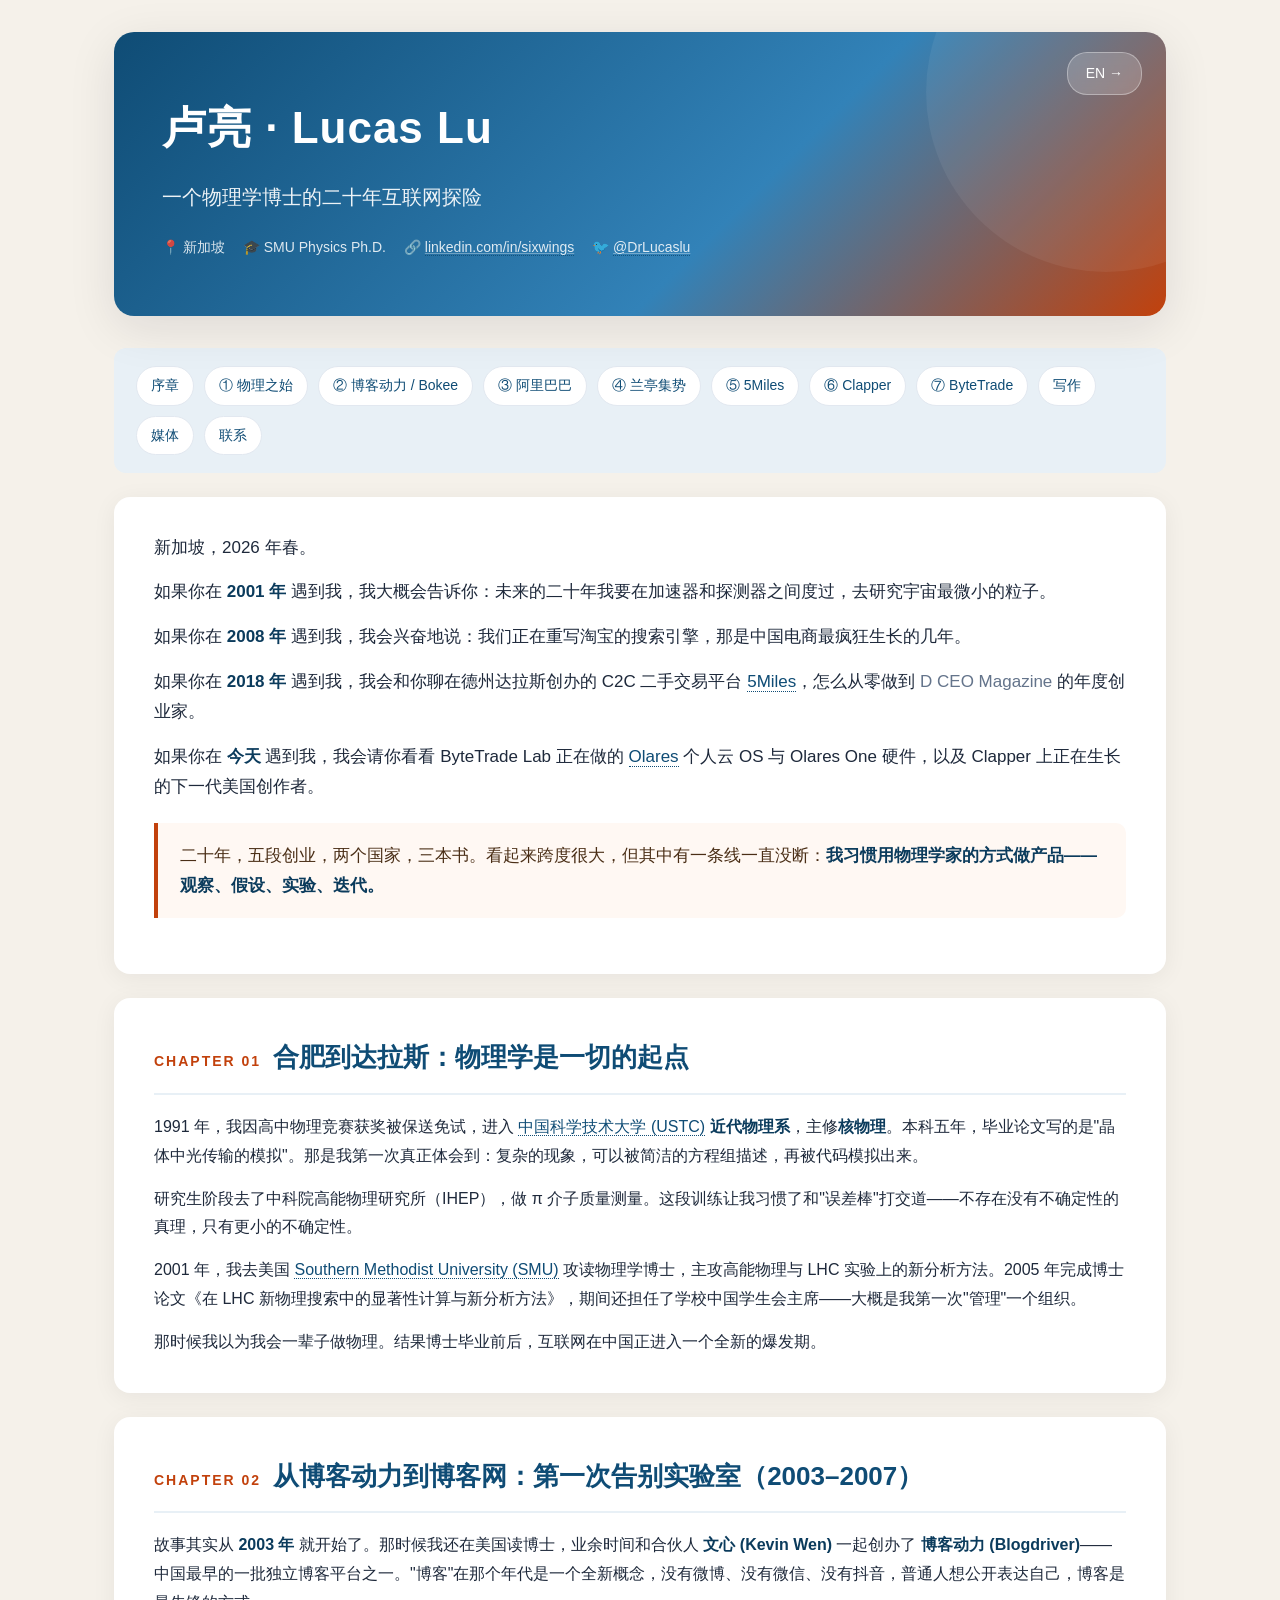
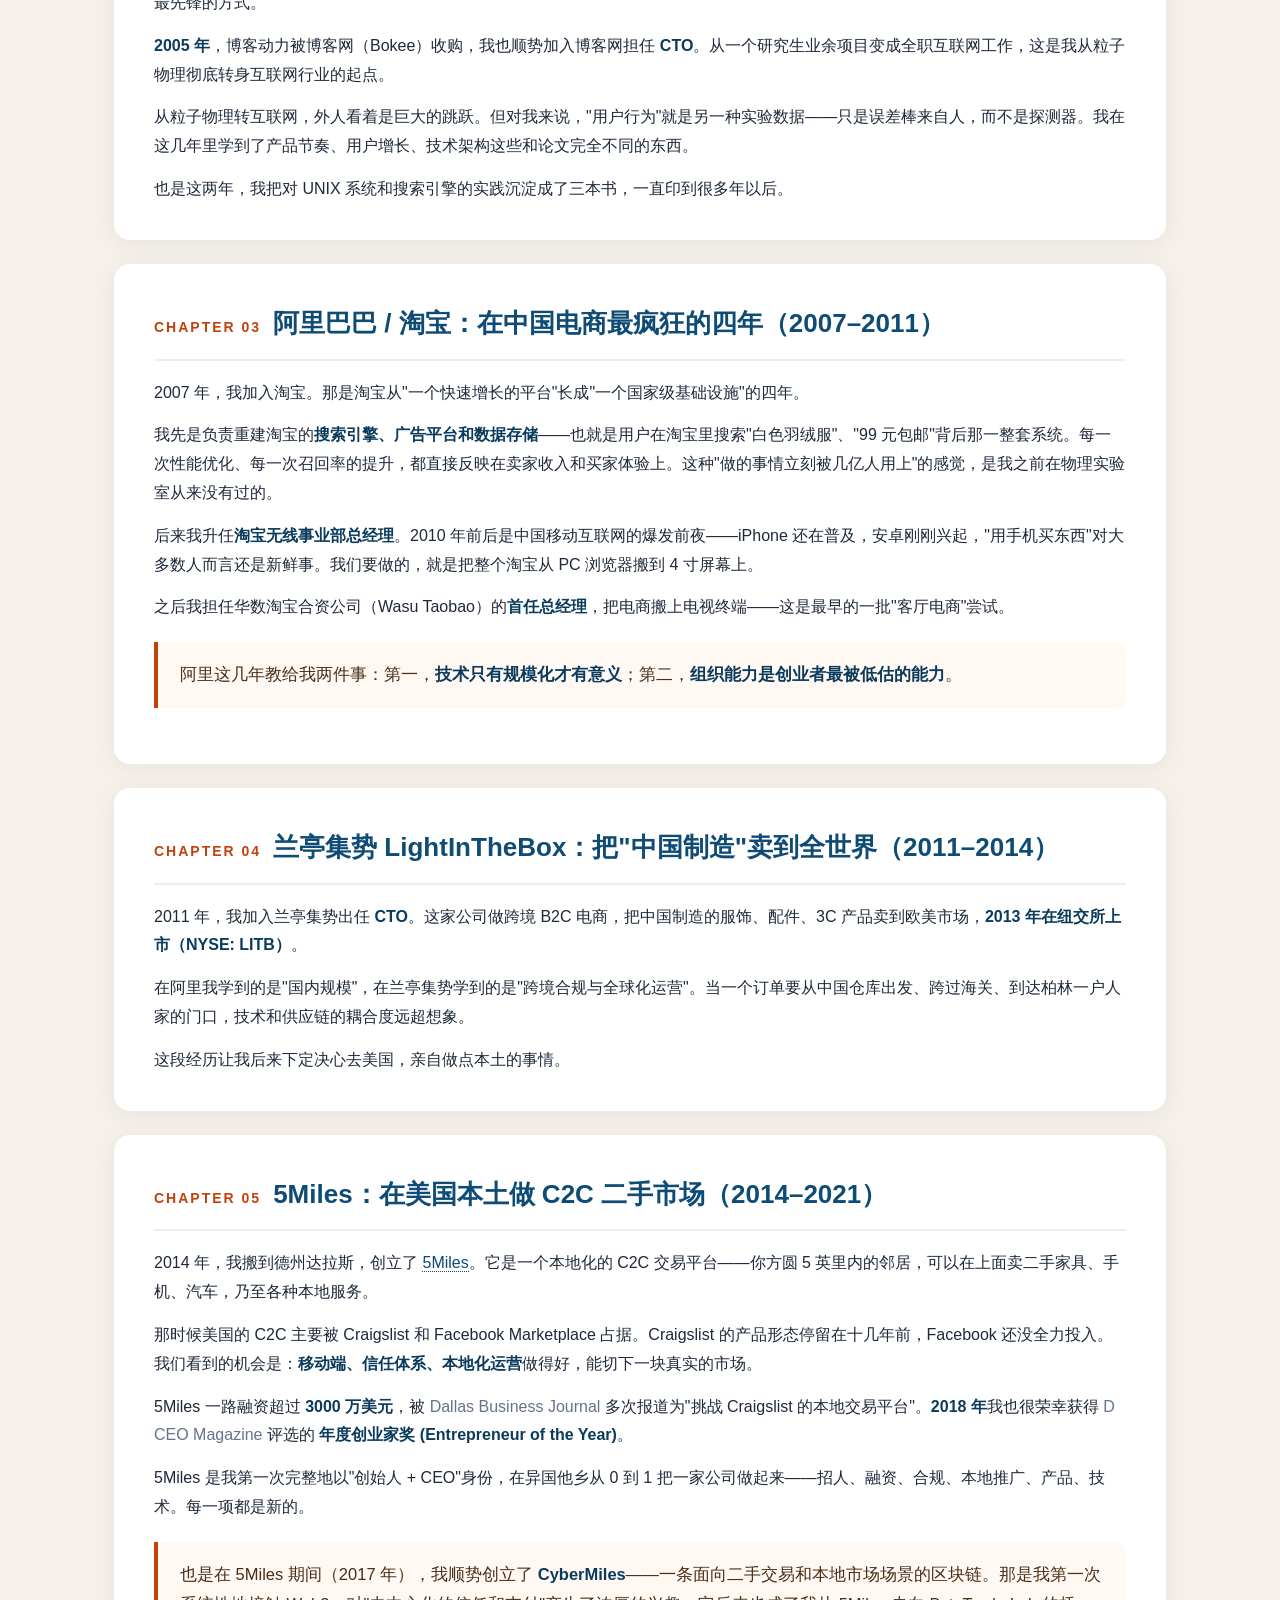
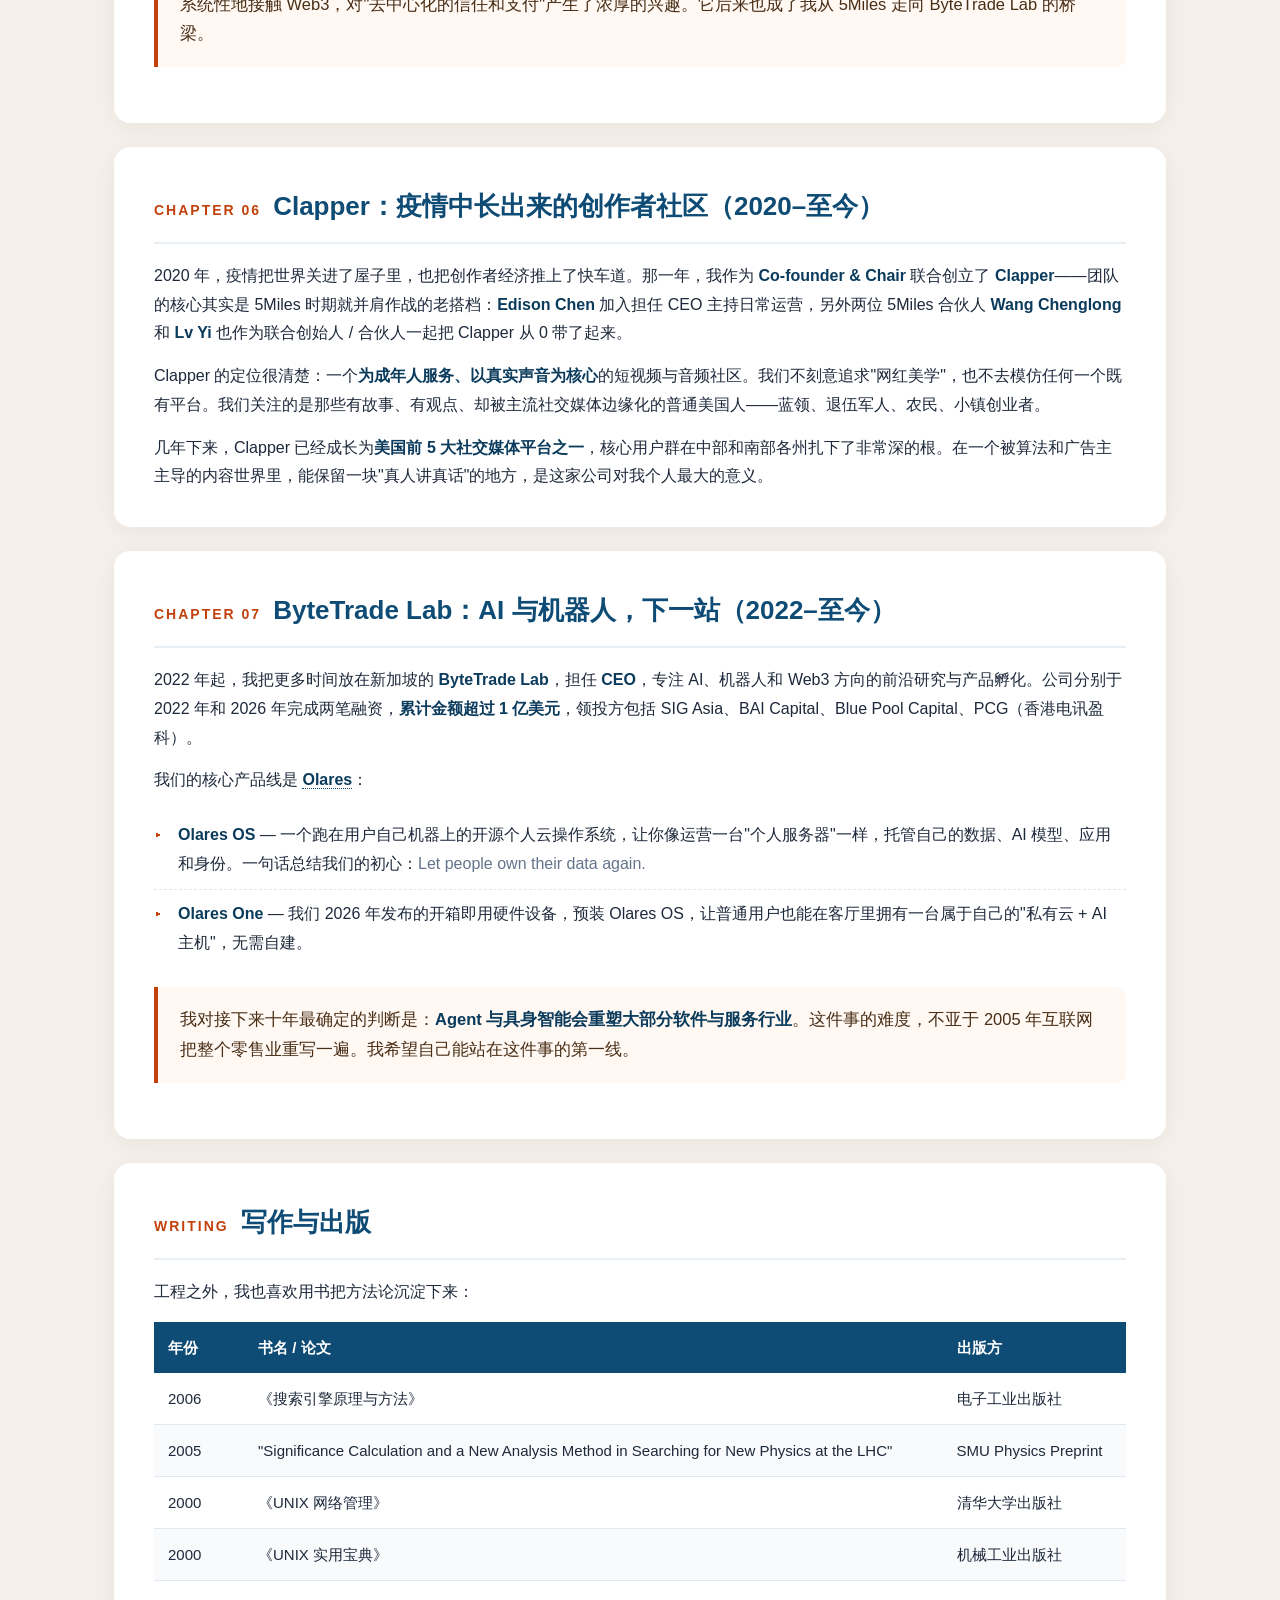
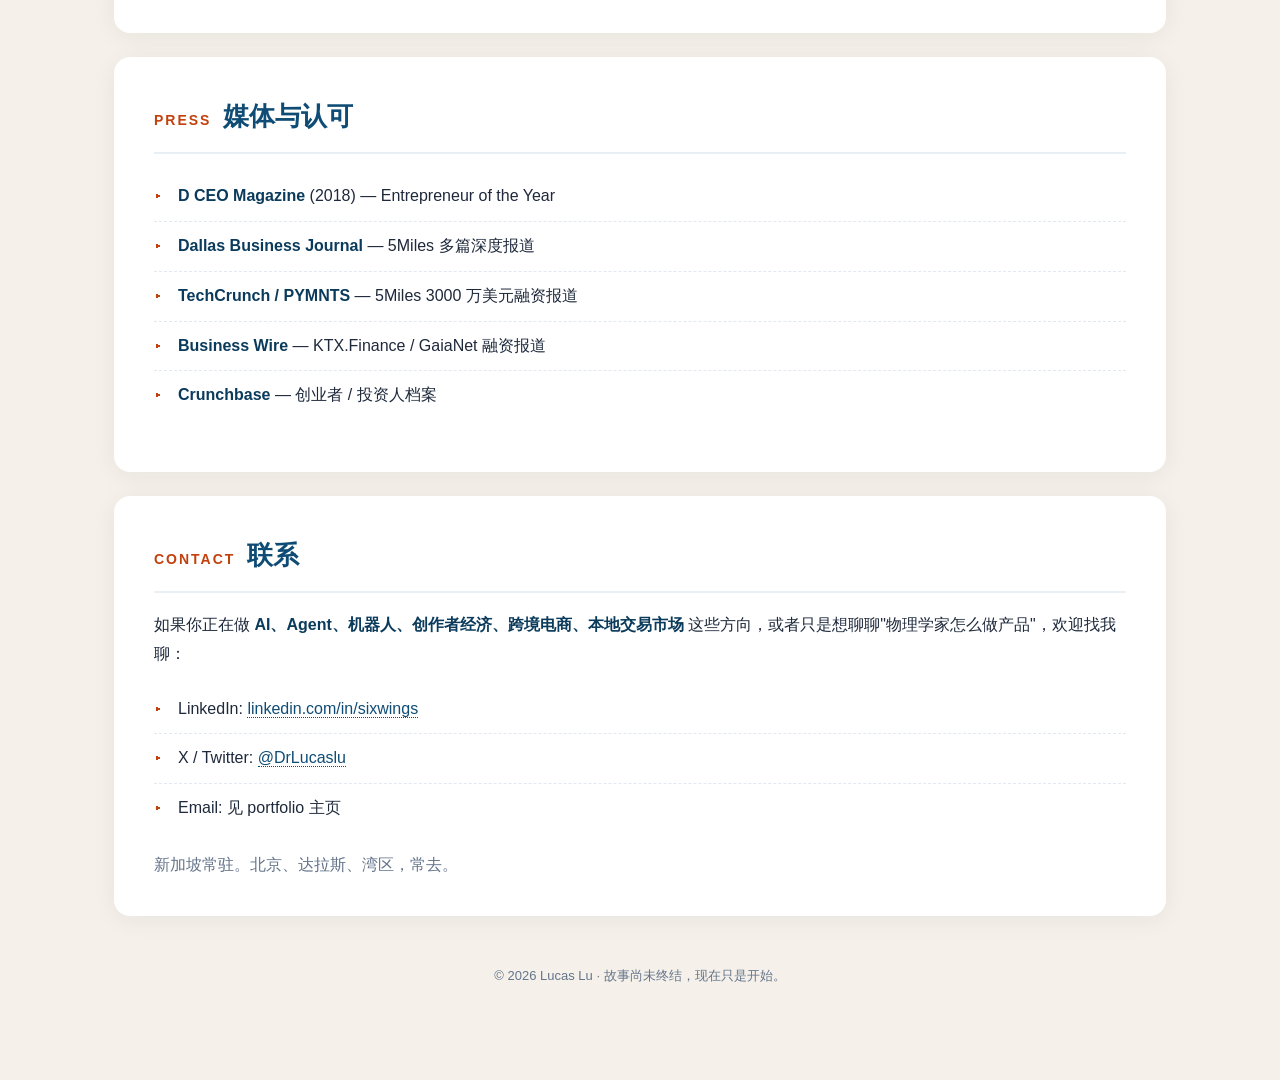
<file: index.html>
<!DOCTYPE html>
<html lang="zh-CN">
<head>
<meta charset="UTF-8">
<meta name="viewport" content="width=device-width, initial-scale=1.0">
<title>卢亮 Lucas Lu — 一个物理学博士的二十年互联网探险</title>
<style>
  :root {
    --bg: #f5f1ea;
    --card: #ffffff;
    --text: #1e293b;
    --muted: #64748b;
    --accent: #0f4c75;
    --accent-soft: #e8f0f6;
    --accent-2: #c2410c;
    --border: #e2e8f0;
    --shadow: 0 4px 24px rgba(15,23,42,0.06);
    --shadow-strong: 0 12px 48px rgba(15,23,42,0.10);
  }
  * { box-sizing: border-box; }
  html { scroll-behavior: smooth; }
  body {
    margin: 0;
    font-family: -apple-system, BlinkMacSystemFont, "Segoe UI", "PingFang SC", "Microsoft YaHei", "Noto Sans SC", sans-serif;
    background: var(--bg);
    color: var(--text);
    line-height: 1.8;
    font-size: 16px;
  }
  .container { max-width: 1100px; margin: 0 auto; padding: 32px 24px 80px; }

  /* Hero */
  .hero {
    background: linear-gradient(135deg, #0f4c75 0%, #3282b8 60%, #c2410c 100%);
    color: #fff;
    border-radius: 20px;
    padding: 56px 48px;
    box-shadow: var(--shadow-strong);
    margin-bottom: 32px;
    position: relative;
    overflow: hidden;
  }
  .hero::after {
    content: "";
    position: absolute;
    right: -120px;
    top: -120px;
    width: 360px;
    height: 360px;
    border-radius: 50%;
    background: rgba(255,255,255,0.06);
    pointer-events: none;
    z-index: 1;
  }
  .hero > * { position: relative; z-index: 2; }
  .hero h1 {
    font-size: 44px;
    margin: 0 0 12px;
    letter-spacing: 1px;
    font-weight: 700;
  }
  .hero .subtitle {
    font-size: 20px;
    opacity: 0.92;
    margin: 0 0 20px;
    font-weight: 300;
  }
  .hero .meta {
    font-size: 14px;
    opacity: 0.85;
    display: flex;
    flex-wrap: wrap;
    gap: 18px;
  }
  .hero .meta a {
    color: #fff;
    text-decoration: underline;
    text-decoration-color: rgba(255,255,255,0.4);
  }
  .lang-switch {
    position: absolute;
    top: 20px;
    right: 24px;
    font-size: 14px;
    z-index: 10;
  }
  .lang-switch a {
    color: #fff;
    text-decoration: none;
    background: rgba(255,255,255,0.18);
    padding: 8px 18px;
    border-radius: 20px;
    border: 1px solid rgba(255,255,255,0.35);
    backdrop-filter: blur(6px);
    cursor: pointer;
    display: inline-block;
    font-weight: 500;
    transition: all 0.2s ease;
  }
  .lang-switch a:hover {
    background: #fff;
    color: var(--accent);
    border-color: #fff;
    transform: translateY(-1px);
    box-shadow: 0 4px 12px rgba(0,0,0,0.18);
  }

  /* Cards */
  .card {
    background: var(--card);
    border-radius: 16px;
    padding: 36px 40px;
    box-shadow: var(--shadow);
    margin-bottom: 24px;
  }
  .card.intro p { font-size: 17px; }
  .card h2 {
    font-size: 26px;
    margin: 0 0 18px;
    color: var(--accent);
    border-bottom: 2px solid var(--accent-soft);
    padding-bottom: 12px;
    display: flex;
    align-items: baseline;
    gap: 12px;
  }
  .chapter-num {
    font-size: 14px;
    color: var(--accent-2);
    font-weight: 600;
    letter-spacing: 2px;
  }
  .card p { margin: 0 0 14px; }
  .card p:last-child { margin-bottom: 0; }

  a { color: var(--accent); text-decoration: none; border-bottom: 1px dotted var(--accent); }
  a:hover { color: var(--accent-2); border-bottom-color: var(--accent-2); }

  strong { color: #0b3b5c; }
  em { color: var(--muted); font-style: normal; font-weight: 500; }

  /* Pull quote */
  .pull {
    border-left: 4px solid var(--accent-2);
    background: #fff8f3;
    padding: 18px 22px;
    margin: 20px 0;
    border-radius: 0 10px 10px 0;
    font-size: 16.5px;
    color: #4a2e16;
  }

  /* Table */
  table {
    width: 100%;
    border-collapse: collapse;
    margin: 16px 0;
    font-size: 15px;
  }
  th {
    background: var(--accent);
    color: #fff;
    text-align: left;
    padding: 12px 14px;
    font-weight: 600;
  }
  td {
    padding: 12px 14px;
    border-bottom: 1px solid var(--border);
    vertical-align: top;
  }
  tr:nth-child(even) td { background: #f8fafc; }
  tr:hover td { background: var(--accent-soft); }

  /* Lists */
  ul.clean { list-style: none; padding-left: 0; }
  ul.clean li {
    padding: 10px 0 10px 24px;
    border-bottom: 1px dashed var(--border);
    position: relative;
  }
  ul.clean li::before {
    content: "▸";
    position: absolute;
    left: 0;
    color: var(--accent-2);
  }
  ul.clean li:last-child { border-bottom: none; }

  /* TOC */
  .toc {
    display: flex;
    flex-wrap: wrap;
    gap: 10px;
    padding: 18px 22px;
    background: var(--accent-soft);
    border-radius: 12px;
    margin-bottom: 24px;
    font-size: 14px;
  }
  .toc a {
    background: #fff;
    padding: 6px 14px;
    border-radius: 20px;
    border: 1px solid var(--border);
    color: var(--accent);
    text-decoration: none;
  }
  .toc a:hover { background: var(--accent); color: #fff; border-color: var(--accent); }

  /* Footer */
  .footer {
    text-align: center;
    color: var(--muted);
    font-size: 13px;
    padding: 24px 0 0;
  }

  @media (max-width: 700px) {
    .hero { padding: 36px 24px; }
    .hero h1 { font-size: 32px; }
    .hero .subtitle { font-size: 16px; }
    .card { padding: 24px 22px; }
    .card h2 { font-size: 22px; }
    .lang-switch { position: static; margin-bottom: 14px; }
  }
</style>
</head>
<body>
<div class="container">

  <header class="hero">
    <div class="lang-switch"><a href="lucas_portfolio_en.html">EN →</a></div>
    <h1>卢亮 · Lucas Lu</h1>
    <p class="subtitle">一个物理学博士的二十年互联网探险</p>
    <div class="meta">
      <span>📍 新加坡</span>
      <span>🎓 SMU Physics Ph.D.</span>
      <span>🔗 <a href="https://linkedin.com/in/sixwings/">linkedin.com/in/sixwings</a></span>
      <span>🐦 <a href="https://twitter.com/drlucaslu">@DrLucaslu</a></span>
    </div>
  </header>

  <nav class="toc">
    <a href="#prologue">序章</a>
    <a href="#ch1">① 物理之始</a>
    <a href="#ch2">② 博客动力 / Bokee</a>
    <a href="#ch3">③ 阿里巴巴</a>
    <a href="#ch4">④ 兰亭集势</a>
    <a href="#ch5">⑤ 5Miles</a>
    <a href="#ch6">⑥ Clapper</a>
    <a href="#ch7">⑦ ByteTrade</a>
    <a href="#writing">写作</a>
    <a href="#press">媒体</a>
    <a href="#contact">联系</a>
  </nav>

  <section class="card intro" id="prologue">
    <p>新加坡，2026 年春。</p>
    <p>如果你在 <strong>2001 年</strong> 遇到我，我大概会告诉你：未来的二十年我要在加速器和探测器之间度过，去研究宇宙最微小的粒子。</p>
    <p>如果你在 <strong>2008 年</strong> 遇到我，我会兴奋地说：我们正在重写淘宝的搜索引擎，那是中国电商最疯狂生长的几年。</p>
    <p>如果你在 <strong>2018 年</strong> 遇到我，我会和你聊在德州达拉斯创办的 C2C 二手交易平台 <a href="https://5miles.com">5Miles</a>，怎么从零做到 <em>D CEO Magazine</em> 的年度创业家。</p>
    <p>如果你在 <strong>今天</strong> 遇到我，我会请你看看 ByteTrade Lab 正在做的 <a href="https://www.olares.com/">Olares</a> 个人云 OS 与 Olares One 硬件，以及 Clapper 上正在生长的下一代美国创作者。</p>
    <div class="pull">二十年，五段创业，两个国家，三本书。看起来跨度很大，但其中有一条线一直没断：<strong>我习惯用物理学家的方式做产品——观察、假设、实验、迭代。</strong></div>
  </section>

  <section class="card" id="ch1">
    <h2><span class="chapter-num">CHAPTER 01</span>合肥到达拉斯：物理学是一切的起点</h2>
    <p>1991 年，我因高中物理竞赛获奖被保送免试，进入 <a href="https://en.ustc.edu.cn/">中国科学技术大学 (USTC)</a> <strong>近代物理系</strong>，主修<strong>核物理</strong>。本科五年，毕业论文写的是"晶体中光传输的模拟"。那是我第一次真正体会到：复杂的现象，可以被简洁的方程组描述，再被代码模拟出来。</p>
    <p>研究生阶段去了中科院高能物理研究所（IHEP），做 π 介子质量测量。这段训练让我习惯了和"误差棒"打交道——不存在没有不确定性的真理，只有更小的不确定性。</p>
    <p>2001 年，我去美国 <a href="https://www.smu.edu/">Southern Methodist University (SMU)</a> 攻读物理学博士，主攻高能物理与 LHC 实验上的新分析方法。2005 年完成博士论文《在 LHC 新物理搜索中的显著性计算与新分析方法》，期间还担任了学校中国学生会主席——大概是我第一次"管理"一个组织。</p>
    <p>那时候我以为我会一辈子做物理。结果博士毕业前后，互联网在中国正进入一个全新的爆发期。</p>
  </section>

  <section class="card" id="ch2">
    <h2><span class="chapter-num">CHAPTER 02</span>从博客动力到博客网：第一次告别实验室（2003–2007）</h2>
    <p>故事其实从 <strong>2003 年</strong> 就开始了。那时候我还在美国读博士，业余时间和合伙人 <strong>文心 (Kevin Wen)</strong> 一起创办了 <strong>博客动力 (Blogdriver)</strong>——中国最早的一批独立博客平台之一。"博客"在那个年代是一个全新概念，没有微博、没有微信、没有抖音，普通人想公开表达自己，博客是最先锋的方式。</p>
    <p><strong>2005 年</strong>，博客动力被博客网（Bokee）收购，我也顺势加入博客网担任 <strong>CTO</strong>。从一个研究生业余项目变成全职互联网工作，这是我从粒子物理彻底转身互联网行业的起点。</p>
    <p>从粒子物理转互联网，外人看着是巨大的跳跃。但对我来说，"用户行为"就是另一种实验数据——只是误差棒来自人，而不是探测器。我在这几年里学到了产品节奏、用户增长、技术架构这些和论文完全不同的东西。</p>
    <p>也是这两年，我把对 UNIX 系统和搜索引擎的实践沉淀成了三本书，一直印到很多年以后。</p>
  </section>

  <section class="card" id="ch3">
    <h2><span class="chapter-num">CHAPTER 03</span>阿里巴巴 / 淘宝：在中国电商最疯狂的四年（2007–2011）</h2>
    <p>2007 年，我加入淘宝。那是淘宝从"一个快速增长的平台"长成"一个国家级基础设施"的四年。</p>
    <p>我先是负责重建淘宝的<strong>搜索引擎、广告平台和数据存储</strong>——也就是用户在淘宝里搜索"白色羽绒服"、"99 元包邮"背后那一整套系统。每一次性能优化、每一次召回率的提升，都直接反映在卖家收入和买家体验上。这种"做的事情立刻被几亿人用上"的感觉，是我之前在物理实验室从来没有过的。</p>
    <p>后来我升任<strong>淘宝无线事业部总经理</strong>。2010 年前后是中国移动互联网的爆发前夜——iPhone 还在普及，安卓刚刚兴起，"用手机买东西"对大多数人而言还是新鲜事。我们要做的，就是把整个淘宝从 PC 浏览器搬到 4 寸屏幕上。</p>
    <p>之后我担任华数淘宝合资公司（Wasu Taobao）的<strong>首任总经理</strong>，把电商搬上电视终端——这是最早的一批"客厅电商"尝试。</p>
    <div class="pull">阿里这几年教给我两件事：第一，<strong>技术只有规模化才有意义</strong>；第二，<strong>组织能力是创业者最被低估的能力</strong>。</div>
  </section>

  <section class="card" id="ch4">
    <h2><span class="chapter-num">CHAPTER 04</span>兰亭集势 LightInTheBox：把"中国制造"卖到全世界（2011–2014）</h2>
    <p>2011 年，我加入兰亭集势出任 <strong>CTO</strong>。这家公司做跨境 B2C 电商，把中国制造的服饰、配件、3C 产品卖到欧美市场，<strong>2013 年在纽交所上市（NYSE: LITB）</strong>。</p>
    <p>在阿里我学到的是"国内规模"，在兰亭集势学到的是"跨境合规与全球化运营"。当一个订单要从中国仓库出发、跨过海关、到达柏林一户人家的门口，技术和供应链的耦合度远超想象。</p>
    <p>这段经历让我后来下定决心去美国，亲自做点本土的事情。</p>
  </section>

  <section class="card" id="ch5">
    <h2><span class="chapter-num">CHAPTER 05</span>5Miles：在美国本土做 C2C 二手市场（2014–2021）</h2>
    <p>2014 年，我搬到德州达拉斯，创立了 <a href="https://5miles.com">5Miles</a>。它是一个本地化的 C2C 交易平台——你方圆 5 英里内的邻居，可以在上面卖二手家具、手机、汽车，乃至各种本地服务。</p>
    <p>那时候美国的 C2C 主要被 Craigslist 和 Facebook Marketplace 占据。Craigslist 的产品形态停留在十几年前，Facebook 还没全力投入。我们看到的机会是：<strong>移动端、信任体系、本地化运营</strong>做得好，能切下一块真实的市场。</p>
    <p>5Miles 一路融资超过 <strong>3000 万美元</strong>，被 <em>Dallas Business Journal</em> 多次报道为"挑战 Craigslist 的本地交易平台"。<strong>2018 年</strong>我也很荣幸获得 <em>D CEO Magazine</em> 评选的 <strong>年度创业家奖 (Entrepreneur of the Year)</strong>。</p>
    <p>5Miles 是我第一次完整地以"创始人 + CEO"身份，在异国他乡从 0 到 1 把一家公司做起来——招人、融资、合规、本地推广、产品、技术。每一项都是新的。</p>
    <div class="pull">也是在 5Miles 期间（2017 年），我顺势创立了 <strong>CyberMiles</strong>——一条面向二手交易和本地市场场景的区块链。那是我第一次系统性地接触 Web3，对"去中心化的信任和支付"产生了浓厚的兴趣。它后来也成了我从 5Miles 走向 ByteTrade Lab 的桥梁。</div>
  </section>

  <section class="card" id="ch6">
    <h2><span class="chapter-num">CHAPTER 06</span>Clapper：疫情中长出来的创作者社区（2020–至今）</h2>
    <p>2020 年，疫情把世界关进了屋子里，也把创作者经济推上了快车道。那一年，我作为 <strong>Co-founder & Chair</strong> 联合创立了 <strong>Clapper</strong>——团队的核心其实是 5Miles 时期就并肩作战的老搭档：<strong>Edison Chen</strong> 加入担任 CEO 主持日常运营，另外两位 5Miles 合伙人 <strong>Wang Chenglong</strong> 和 <strong>Lv Yi</strong> 也作为联合创始人 / 合伙人一起把 Clapper 从 0 带了起来。</p>
    <p>Clapper 的定位很清楚：一个<strong>为成年人服务、以真实声音为核心</strong>的短视频与音频社区。我们不刻意追求"网红美学"，也不去模仿任何一个既有平台。我们关注的是那些有故事、有观点、却被主流社交媒体边缘化的普通美国人——蓝领、退伍军人、农民、小镇创业者。</p>
    <p>几年下来，Clapper 已经成长为<strong>美国前 5 大社交媒体平台之一</strong>，核心用户群在中部和南部各州扎下了非常深的根。在一个被算法和广告主主导的内容世界里，能保留一块"真人讲真话"的地方，是这家公司对我个人最大的意义。</p>
  </section>

  <section class="card" id="ch7">
    <h2><span class="chapter-num">CHAPTER 07</span>ByteTrade Lab：AI 与机器人，下一站（2022–至今）</h2>
    <p>2022 年起，我把更多时间放在新加坡的 <strong>ByteTrade Lab</strong>，担任 <strong>CEO</strong>，专注 AI、机器人和 Web3 方向的前沿研究与产品孵化。公司分别于 2022 年和 2026 年完成两笔融资，<strong>累计金额超过 1 亿美元</strong>，领投方包括 SIG Asia、BAI Capital、Blue Pool Capital、PCG（香港电讯盈科）。</p>
    <p>我们的核心产品线是 <a href="https://www.olares.com/"><strong>Olares</strong></a>：</p>
    <ul class="clean">
      <li><strong>Olares OS</strong> — 一个跑在用户自己机器上的开源个人云操作系统，让你像运营一台"个人服务器"一样，托管自己的数据、AI 模型、应用和身份。一句话总结我们的初心：<em>Let people own their data again.</em></li>
      <li><strong>Olares One</strong> — 我们 2026 年发布的开箱即用硬件设备，预装 Olares OS，让普通用户也能在客厅里拥有一台属于自己的"私有云 + AI 主机"，无需自建。</li>
    </ul>
    <div class="pull">我对接下来十年最确定的判断是：<strong>Agent 与具身智能会重塑大部分软件与服务行业</strong>。这件事的难度，不亚于 2005 年互联网把整个零售业重写一遍。我希望自己能站在这件事的第一线。</div>
  </section>

  <section class="card" id="writing">
    <h2><span class="chapter-num">WRITING</span>写作与出版</h2>
    <p>工程之外，我也喜欢用书把方法论沉淀下来：</p>
    <table>
      <thead>
        <tr><th style="width:90px">年份</th><th>书名 / 论文</th><th>出版方</th></tr>
      </thead>
      <tbody>
        <tr><td>2006</td><td>《搜索引擎原理与方法》</td><td>电子工业出版社</td></tr>
        <tr><td>2005</td><td>"Significance Calculation and a New Analysis Method in Searching for New Physics at the LHC"</td><td>SMU Physics Preprint</td></tr>
        <tr><td>2000</td><td>《UNIX 网络管理》</td><td>清华大学出版社</td></tr>
        <tr><td>2000</td><td>《UNIX 实用宝典》</td><td>机械工业出版社</td></tr>
      </tbody>
    </table>
  </section>

  <section class="card" id="press">
    <h2><span class="chapter-num">PRESS</span>媒体与认可</h2>
    <ul class="clean">
      <li><strong>D CEO Magazine</strong> (2018) — Entrepreneur of the Year</li>
      <li><strong>Dallas Business Journal</strong> — 5Miles 多篇深度报道</li>
      <li><strong>TechCrunch / PYMNTS</strong> — 5Miles 3000 万美元融资报道</li>
      <li><strong>Business Wire</strong> — KTX.Finance / GaiaNet 融资报道</li>
      <li><strong>Crunchbase</strong> — 创业者 / 投资人档案</li>
    </ul>
  </section>

  <section class="card" id="contact">
    <h2><span class="chapter-num">CONTACT</span>联系</h2>
    <p>如果你正在做 <strong>AI、Agent、机器人、创作者经济、跨境电商、本地交易市场</strong> 这些方向，或者只是想聊聊"物理学家怎么做产品"，欢迎找我聊：</p>
    <ul class="clean">
      <li>LinkedIn: <a href="https://linkedin.com/in/sixwings/">linkedin.com/in/sixwings</a></li>
      <li>X / Twitter: <a href="https://twitter.com/drlucaslu">@DrLucaslu</a></li>
      <li>Email: 见 portfolio 主页</li>
    </ul>
    <p style="margin-top:18px; color:var(--muted);">新加坡常驻。北京、达拉斯、湾区，常去。</p>
  </section>

  <p class="footer">© 2026 Lucas Lu · 故事尚未终结，现在只是开始。</p>
</div>
</body>
</html>
</file>
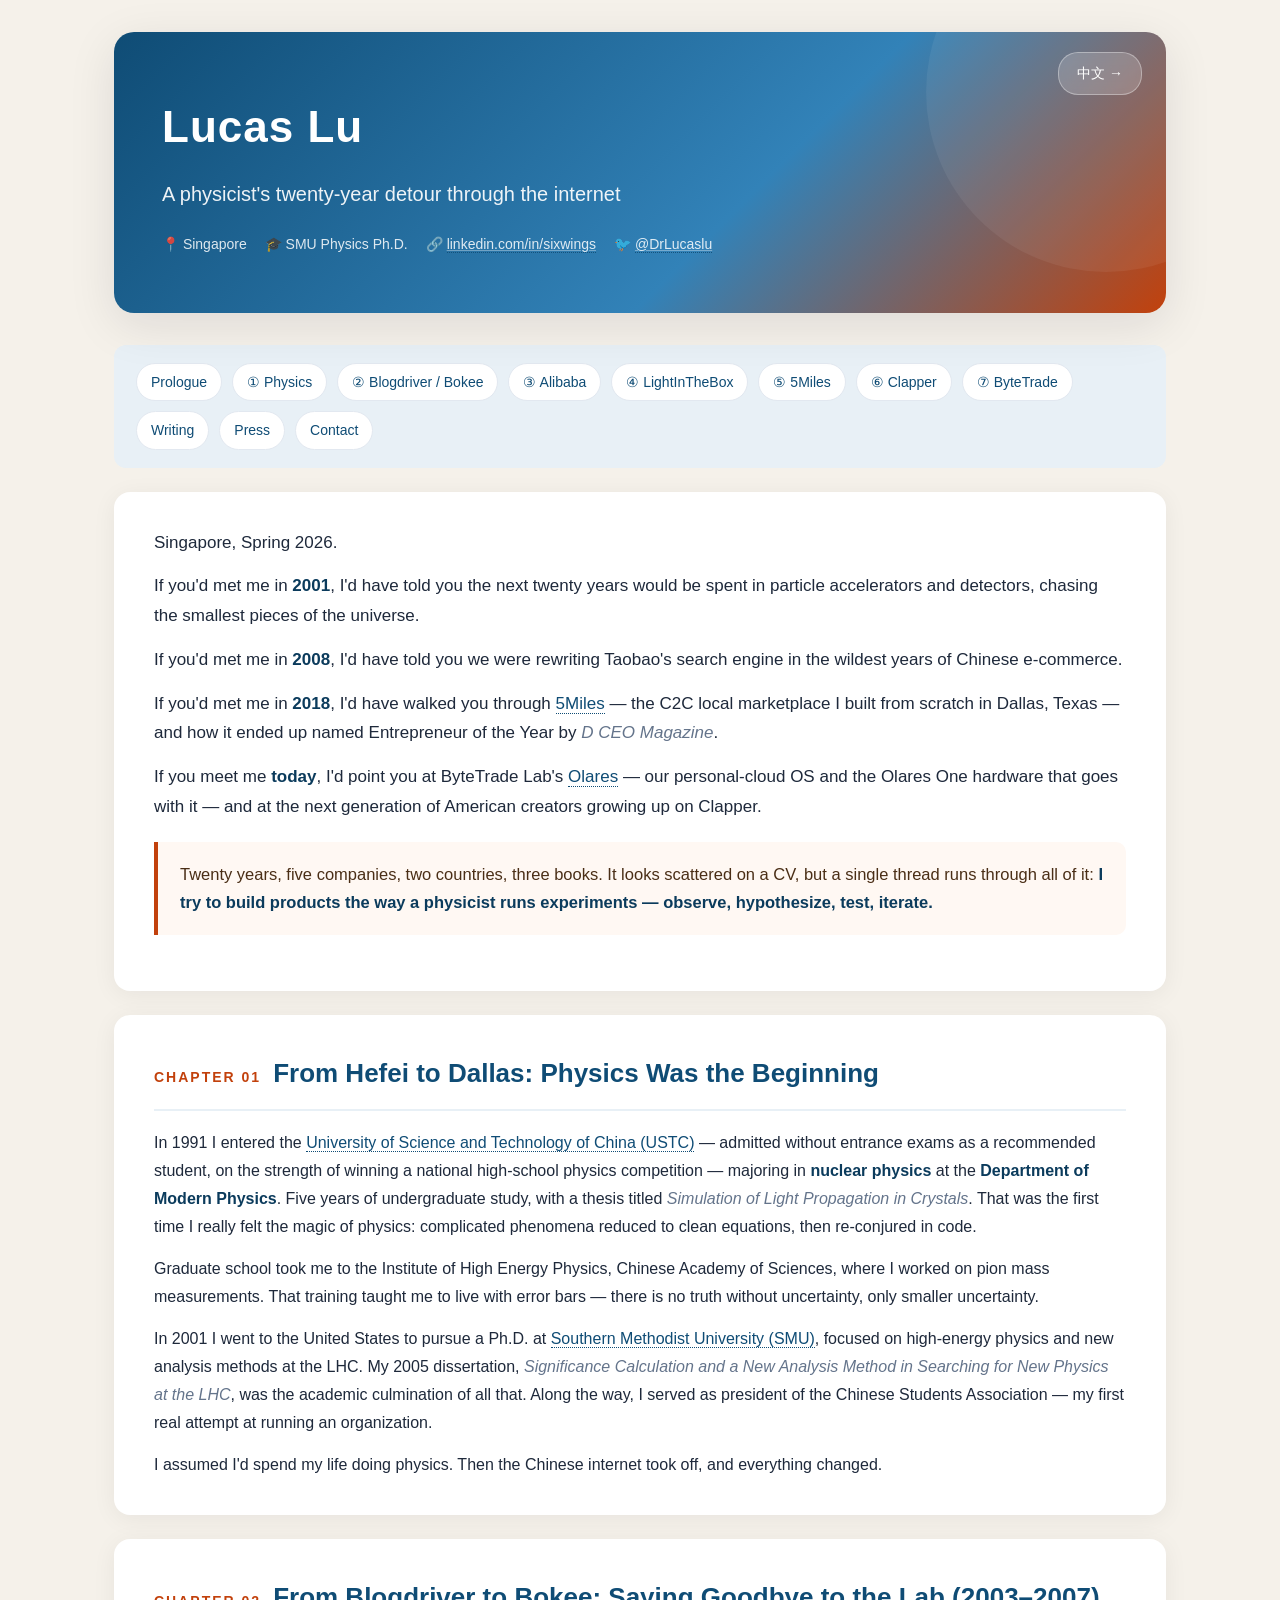
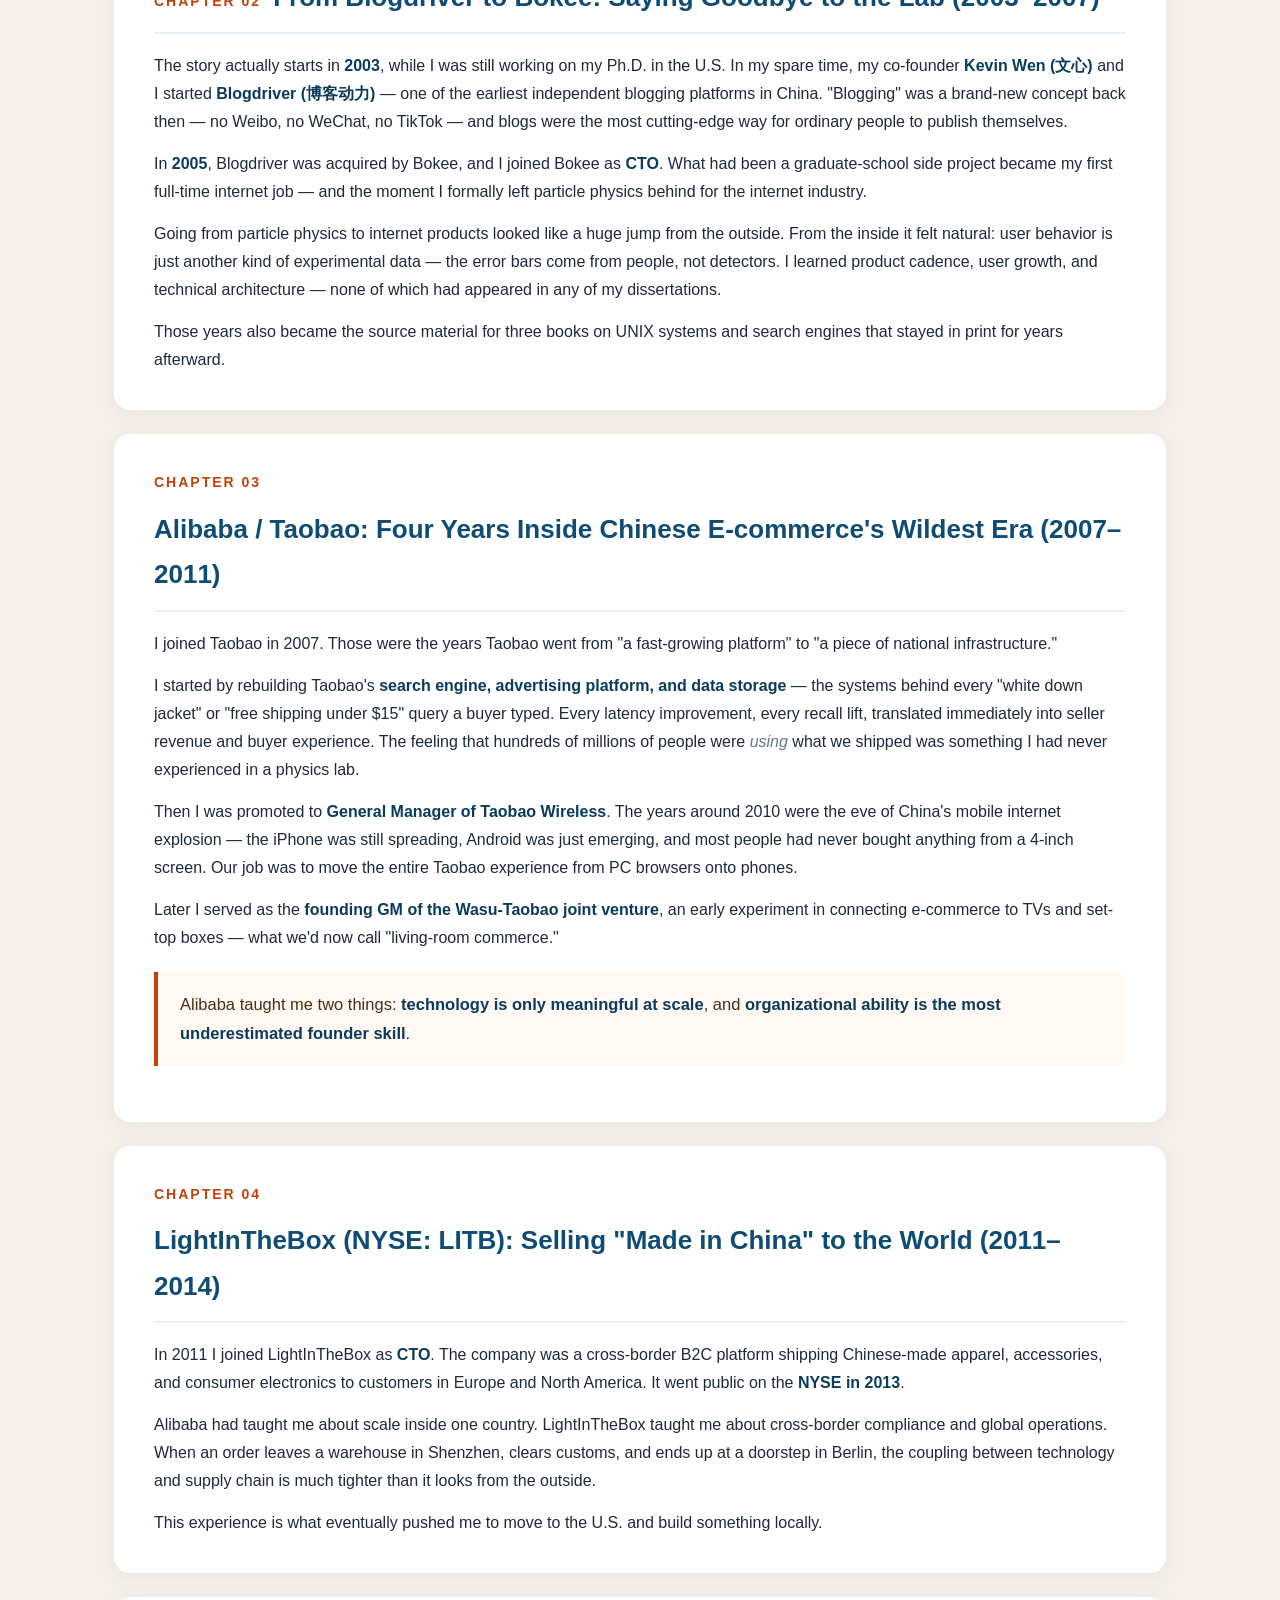
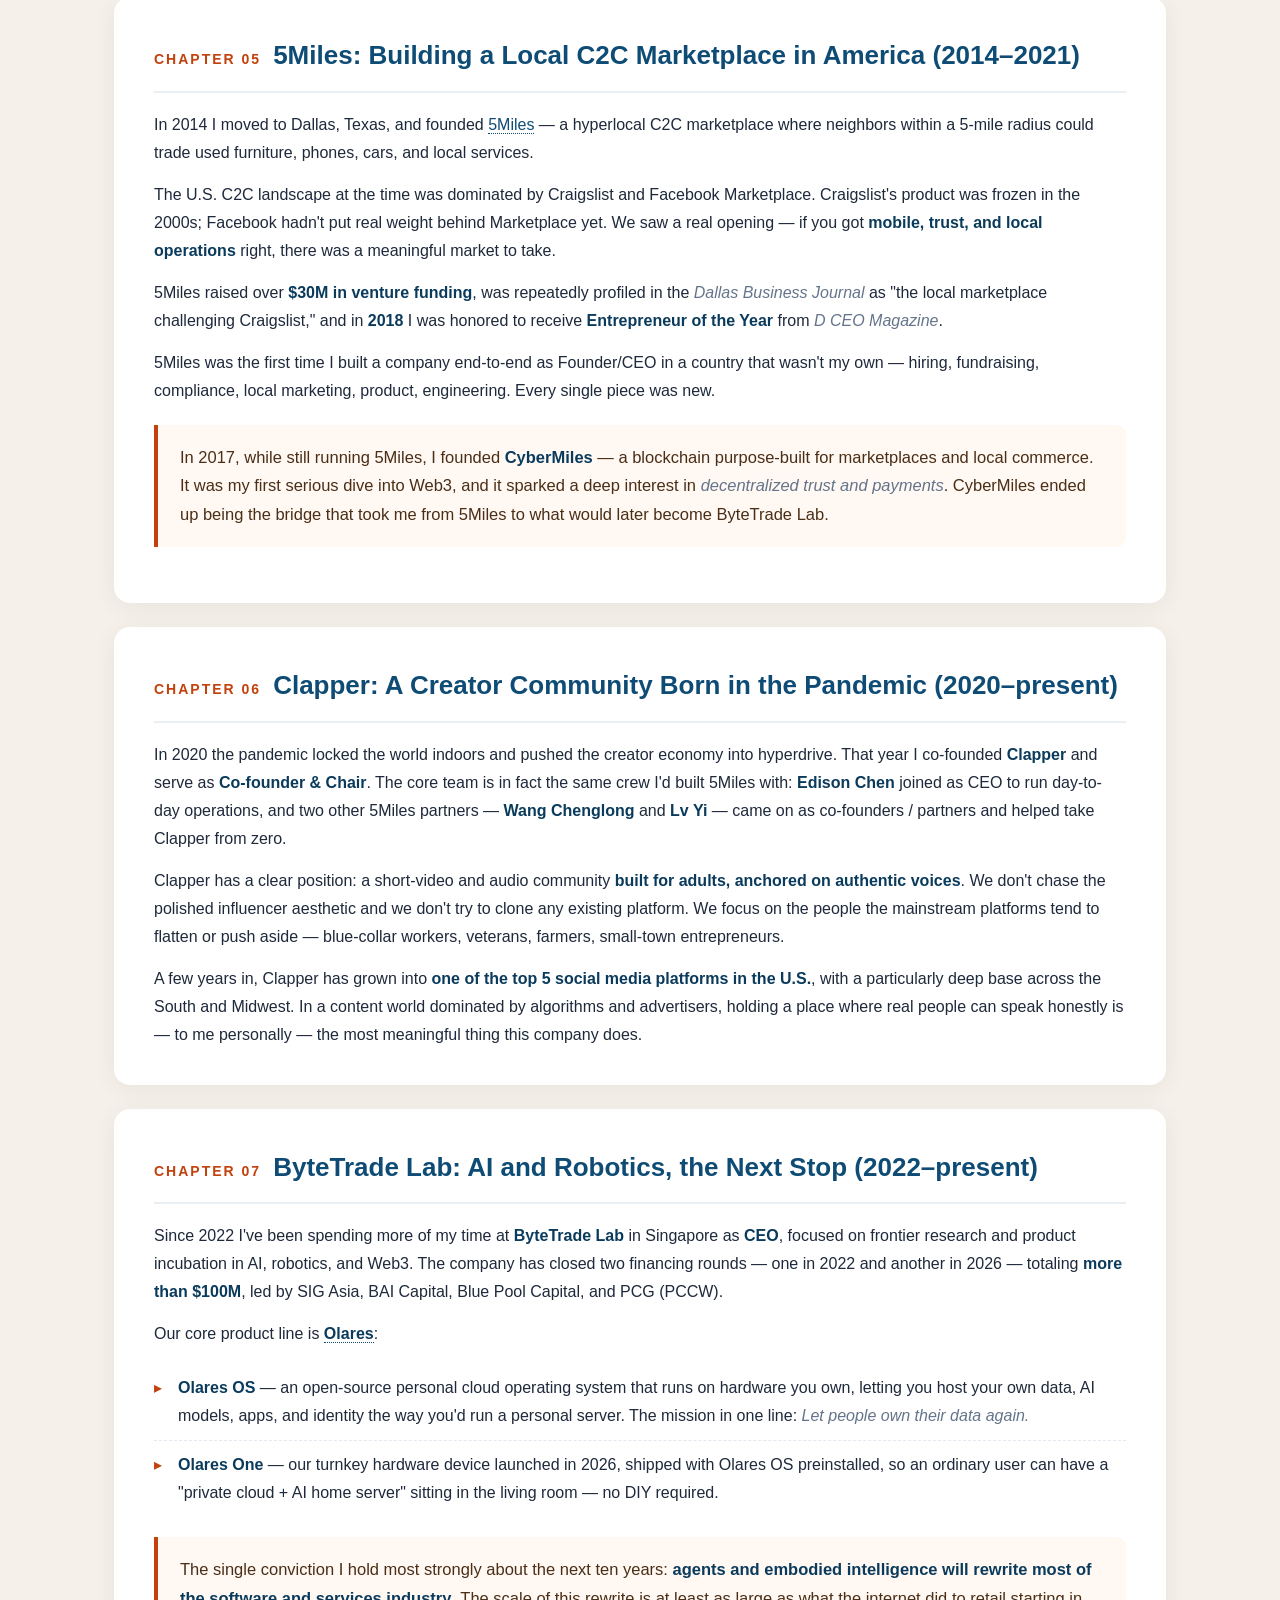
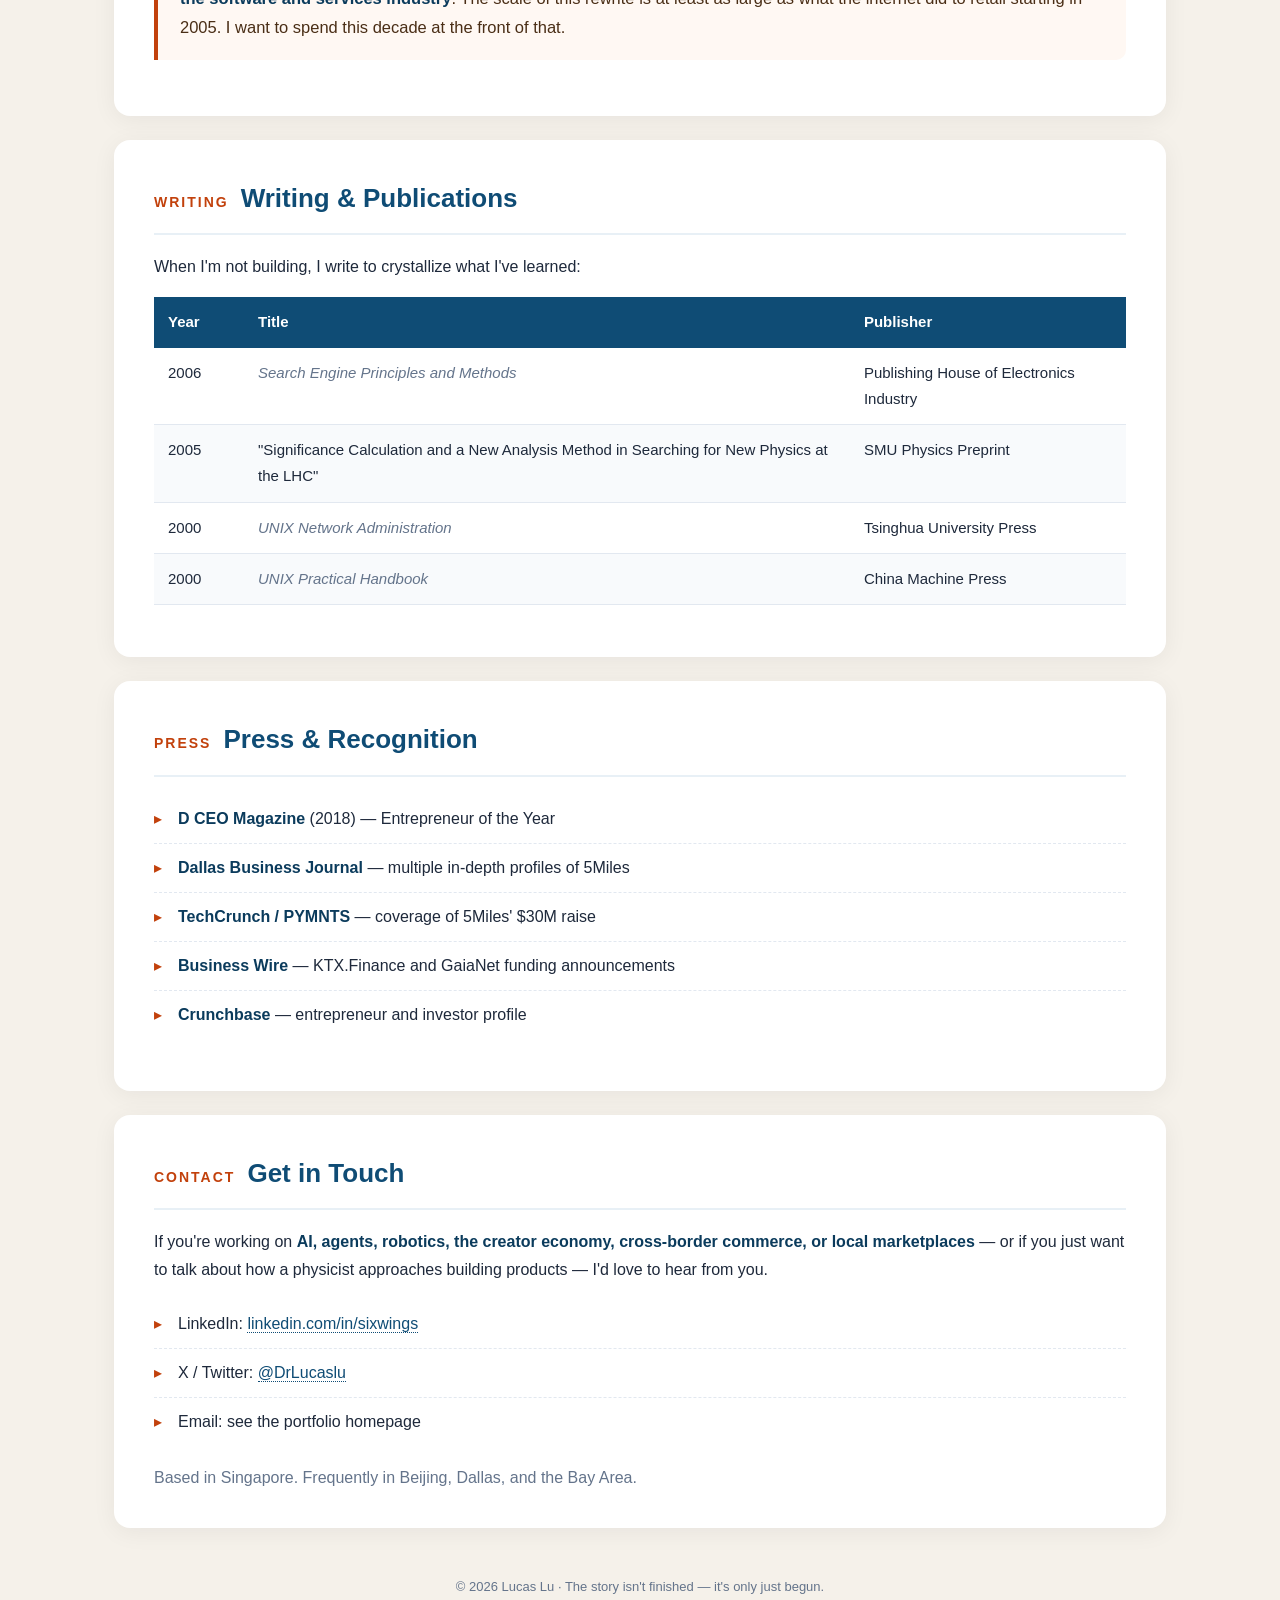
<file: lucas_portfolio_en.html>
<!DOCTYPE html>
<html lang="en">
<head>
<meta charset="UTF-8">
<meta name="viewport" content="width=device-width, initial-scale=1.0">
<title>Lucas Lu — A Physicist's Twenty-Year Detour Through the Internet</title>
<style>
  :root {
    --bg: #f5f1ea;
    --card: #ffffff;
    --text: #1e293b;
    --muted: #64748b;
    --accent: #0f4c75;
    --accent-soft: #e8f0f6;
    --accent-2: #c2410c;
    --border: #e2e8f0;
    --shadow: 0 4px 24px rgba(15,23,42,0.06);
    --shadow-strong: 0 12px 48px rgba(15,23,42,0.10);
  }
  * { box-sizing: border-box; }
  html { scroll-behavior: smooth; }
  body {
    margin: 0;
    font-family: -apple-system, BlinkMacSystemFont, "Segoe UI", "PingFang SC", "Microsoft YaHei", "Noto Sans SC", sans-serif;
    background: var(--bg);
    color: var(--text);
    line-height: 1.75;
    font-size: 16px;
  }
  .container { max-width: 1100px; margin: 0 auto; padding: 32px 24px 80px; }

  .hero {
    background: linear-gradient(135deg, #0f4c75 0%, #3282b8 60%, #c2410c 100%);
    color: #fff;
    border-radius: 20px;
    padding: 56px 48px;
    box-shadow: var(--shadow-strong);
    margin-bottom: 32px;
    position: relative;
    overflow: hidden;
  }
  .hero::after {
    content: "";
    position: absolute;
    right: -120px;
    top: -120px;
    width: 360px;
    height: 360px;
    border-radius: 50%;
    background: rgba(255,255,255,0.06);
    pointer-events: none;
    z-index: 1;
  }
  .hero > * { position: relative; z-index: 2; }
  .hero h1 {
    font-size: 44px;
    margin: 0 0 12px;
    letter-spacing: 1px;
    font-weight: 700;
  }
  .hero .subtitle {
    font-size: 20px;
    opacity: 0.92;
    margin: 0 0 20px;
    font-weight: 300;
  }
  .hero .meta {
    font-size: 14px;
    opacity: 0.85;
    display: flex;
    flex-wrap: wrap;
    gap: 18px;
  }
  .hero .meta a {
    color: #fff;
    text-decoration: underline;
    text-decoration-color: rgba(255,255,255,0.4);
  }
  .lang-switch {
    position: absolute;
    top: 20px;
    right: 24px;
    font-size: 14px;
    z-index: 10;
  }
  .lang-switch a {
    color: #fff;
    text-decoration: none;
    background: rgba(255,255,255,0.18);
    padding: 8px 18px;
    border-radius: 20px;
    border: 1px solid rgba(255,255,255,0.35);
    backdrop-filter: blur(6px);
    cursor: pointer;
    display: inline-block;
    font-weight: 500;
    transition: all 0.2s ease;
  }
  .lang-switch a:hover {
    background: #fff;
    color: var(--accent);
    border-color: #fff;
    transform: translateY(-1px);
    box-shadow: 0 4px 12px rgba(0,0,0,0.18);
  }

  .card {
    background: var(--card);
    border-radius: 16px;
    padding: 36px 40px;
    box-shadow: var(--shadow);
    margin-bottom: 24px;
  }
  .card.intro p { font-size: 17px; }
  .card h2 {
    font-size: 26px;
    margin: 0 0 18px;
    color: var(--accent);
    border-bottom: 2px solid var(--accent-soft);
    padding-bottom: 12px;
    display: flex;
    align-items: baseline;
    gap: 12px;
    flex-wrap: wrap;
  }
  .chapter-num {
    font-size: 14px;
    color: var(--accent-2);
    font-weight: 600;
    letter-spacing: 2px;
  }
  .card p { margin: 0 0 14px; }
  .card p:last-child { margin-bottom: 0; }

  a { color: var(--accent); text-decoration: none; border-bottom: 1px dotted var(--accent); }
  a:hover { color: var(--accent-2); border-bottom-color: var(--accent-2); }

  strong { color: #0b3b5c; }
  em { color: var(--muted); font-style: italic; }

  .pull {
    border-left: 4px solid var(--accent-2);
    background: #fff8f3;
    padding: 18px 22px;
    margin: 20px 0;
    border-radius: 0 10px 10px 0;
    font-size: 16.5px;
    color: #4a2e16;
  }

  table {
    width: 100%;
    border-collapse: collapse;
    margin: 16px 0;
    font-size: 15px;
  }
  th {
    background: var(--accent);
    color: #fff;
    text-align: left;
    padding: 12px 14px;
    font-weight: 600;
  }
  td {
    padding: 12px 14px;
    border-bottom: 1px solid var(--border);
    vertical-align: top;
  }
  tr:nth-child(even) td { background: #f8fafc; }
  tr:hover td { background: var(--accent-soft); }

  ul.clean { list-style: none; padding-left: 0; }
  ul.clean li {
    padding: 10px 0 10px 24px;
    border-bottom: 1px dashed var(--border);
    position: relative;
  }
  ul.clean li::before {
    content: "▸";
    position: absolute;
    left: 0;
    color: var(--accent-2);
  }
  ul.clean li:last-child { border-bottom: none; }

  .toc {
    display: flex;
    flex-wrap: wrap;
    gap: 10px;
    padding: 18px 22px;
    background: var(--accent-soft);
    border-radius: 12px;
    margin-bottom: 24px;
    font-size: 14px;
  }
  .toc a {
    background: #fff;
    padding: 6px 14px;
    border-radius: 20px;
    border: 1px solid var(--border);
    color: var(--accent);
    text-decoration: none;
  }
  .toc a:hover { background: var(--accent); color: #fff; border-color: var(--accent); }

  .footer {
    text-align: center;
    color: var(--muted);
    font-size: 13px;
    padding: 24px 0 0;
  }

  @media (max-width: 700px) {
    .hero { padding: 36px 24px; }
    .hero h1 { font-size: 32px; }
    .hero .subtitle { font-size: 16px; }
    .card { padding: 24px 22px; }
    .card h2 { font-size: 22px; }
    .lang-switch { position: static; margin-bottom: 14px; }
  }
</style>
</head>
<body>
<div class="container">

  <header class="hero">
    <div class="lang-switch"><a href="lucas_portfolio_zh.html">中文 →</a></div>
    <h1>Lucas Lu</h1>
    <p class="subtitle">A physicist's twenty-year detour through the internet</p>
    <div class="meta">
      <span>📍 Singapore</span>
      <span>🎓 SMU Physics Ph.D.</span>
      <span>🔗 <a href="https://linkedin.com/in/sixwings/">linkedin.com/in/sixwings</a></span>
      <span>🐦 <a href="https://twitter.com/drlucaslu">@DrLucaslu</a></span>
    </div>
  </header>

  <nav class="toc">
    <a href="#prologue">Prologue</a>
    <a href="#ch1">① Physics</a>
    <a href="#ch2">② Blogdriver / Bokee</a>
    <a href="#ch3">③ Alibaba</a>
    <a href="#ch4">④ LightInTheBox</a>
    <a href="#ch5">⑤ 5Miles</a>
    <a href="#ch6">⑥ Clapper</a>
    <a href="#ch7">⑦ ByteTrade</a>
    <a href="#writing">Writing</a>
    <a href="#press">Press</a>
    <a href="#contact">Contact</a>
  </nav>

  <section class="card intro" id="prologue">
    <p>Singapore, Spring 2026.</p>
    <p>If you'd met me in <strong>2001</strong>, I'd have told you the next twenty years would be spent in particle accelerators and detectors, chasing the smallest pieces of the universe.</p>
    <p>If you'd met me in <strong>2008</strong>, I'd have told you we were rewriting Taobao's search engine in the wildest years of Chinese e-commerce.</p>
    <p>If you'd met me in <strong>2018</strong>, I'd have walked you through <a href="https://5miles.com">5Miles</a> — the C2C local marketplace I built from scratch in Dallas, Texas — and how it ended up named Entrepreneur of the Year by <em>D CEO Magazine</em>.</p>
    <p>If you meet me <strong>today</strong>, I'd point you at ByteTrade Lab's <a href="https://www.olares.com/">Olares</a> — our personal-cloud OS and the Olares One hardware that goes with it — and at the next generation of American creators growing up on Clapper.</p>
    <div class="pull">Twenty years, five companies, two countries, three books. It looks scattered on a CV, but a single thread runs through all of it: <strong>I try to build products the way a physicist runs experiments — observe, hypothesize, test, iterate.</strong></div>
  </section>

  <section class="card" id="ch1">
    <h2><span class="chapter-num">CHAPTER 01</span>From Hefei to Dallas: Physics Was the Beginning</h2>
    <p>In 1991 I entered the <a href="https://en.ustc.edu.cn/">University of Science and Technology of China (USTC)</a> — admitted without entrance exams as a recommended student, on the strength of winning a national high-school physics competition — majoring in <strong>nuclear physics</strong> at the <strong>Department of Modern Physics</strong>. Five years of undergraduate study, with a thesis titled <em>Simulation of Light Propagation in Crystals</em>. That was the first time I really felt the magic of physics: complicated phenomena reduced to clean equations, then re-conjured in code.</p>
    <p>Graduate school took me to the Institute of High Energy Physics, Chinese Academy of Sciences, where I worked on pion mass measurements. That training taught me to live with error bars — there is no truth without uncertainty, only smaller uncertainty.</p>
    <p>In 2001 I went to the United States to pursue a Ph.D. at <a href="https://www.smu.edu/">Southern Methodist University (SMU)</a>, focused on high-energy physics and new analysis methods at the LHC. My 2005 dissertation, <em>Significance Calculation and a New Analysis Method in Searching for New Physics at the LHC</em>, was the academic culmination of all that. Along the way, I served as president of the Chinese Students Association — my first real attempt at running an organization.</p>
    <p>I assumed I'd spend my life doing physics. Then the Chinese internet took off, and everything changed.</p>
  </section>

  <section class="card" id="ch2">
    <h2><span class="chapter-num">CHAPTER 02</span>From Blogdriver to Bokee: Saying Goodbye to the Lab (2003–2007)</h2>
    <p>The story actually starts in <strong>2003</strong>, while I was still working on my Ph.D. in the U.S. In my spare time, my co-founder <strong>Kevin Wen (文心)</strong> and I started <strong>Blogdriver (博客动力)</strong> — one of the earliest independent blogging platforms in China. "Blogging" was a brand-new concept back then — no Weibo, no WeChat, no TikTok — and blogs were the most cutting-edge way for ordinary people to publish themselves.</p>
    <p>In <strong>2005</strong>, Blogdriver was acquired by Bokee, and I joined Bokee as <strong>CTO</strong>. What had been a graduate-school side project became my first full-time internet job — and the moment I formally left particle physics behind for the internet industry.</p>
    <p>Going from particle physics to internet products looked like a huge jump from the outside. From the inside it felt natural: user behavior is just another kind of experimental data — the error bars come from people, not detectors. I learned product cadence, user growth, and technical architecture — none of which had appeared in any of my dissertations.</p>
    <p>Those years also became the source material for three books on UNIX systems and search engines that stayed in print for years afterward.</p>
  </section>

  <section class="card" id="ch3">
    <h2><span class="chapter-num">CHAPTER 03</span>Alibaba / Taobao: Four Years Inside Chinese E-commerce's Wildest Era (2007–2011)</h2>
    <p>I joined Taobao in 2007. Those were the years Taobao went from "a fast-growing platform" to "a piece of national infrastructure."</p>
    <p>I started by rebuilding Taobao's <strong>search engine, advertising platform, and data storage</strong> — the systems behind every "white down jacket" or "free shipping under $15" query a buyer typed. Every latency improvement, every recall lift, translated immediately into seller revenue and buyer experience. The feeling that hundreds of millions of people were <em>using</em> what we shipped was something I had never experienced in a physics lab.</p>
    <p>Then I was promoted to <strong>General Manager of Taobao Wireless</strong>. The years around 2010 were the eve of China's mobile internet explosion — the iPhone was still spreading, Android was just emerging, and most people had never bought anything from a 4-inch screen. Our job was to move the entire Taobao experience from PC browsers onto phones.</p>
    <p>Later I served as the <strong>founding GM of the Wasu-Taobao joint venture</strong>, an early experiment in connecting e-commerce to TVs and set-top boxes — what we'd now call "living-room commerce."</p>
    <div class="pull">Alibaba taught me two things: <strong>technology is only meaningful at scale</strong>, and <strong>organizational ability is the most underestimated founder skill</strong>.</div>
  </section>

  <section class="card" id="ch4">
    <h2><span class="chapter-num">CHAPTER 04</span>LightInTheBox (NYSE: LITB): Selling "Made in China" to the World (2011–2014)</h2>
    <p>In 2011 I joined LightInTheBox as <strong>CTO</strong>. The company was a cross-border B2C platform shipping Chinese-made apparel, accessories, and consumer electronics to customers in Europe and North America. It went public on the <strong>NYSE in 2013</strong>.</p>
    <p>Alibaba had taught me about scale inside one country. LightInTheBox taught me about cross-border compliance and global operations. When an order leaves a warehouse in Shenzhen, clears customs, and ends up at a doorstep in Berlin, the coupling between technology and supply chain is much tighter than it looks from the outside.</p>
    <p>This experience is what eventually pushed me to move to the U.S. and build something locally.</p>
  </section>

  <section class="card" id="ch5">
    <h2><span class="chapter-num">CHAPTER 05</span>5Miles: Building a Local C2C Marketplace in America (2014–2021)</h2>
    <p>In 2014 I moved to Dallas, Texas, and founded <a href="https://5miles.com">5Miles</a> — a hyperlocal C2C marketplace where neighbors within a 5-mile radius could trade used furniture, phones, cars, and local services.</p>
    <p>The U.S. C2C landscape at the time was dominated by Craigslist and Facebook Marketplace. Craigslist's product was frozen in the 2000s; Facebook hadn't put real weight behind Marketplace yet. We saw a real opening — if you got <strong>mobile, trust, and local operations</strong> right, there was a meaningful market to take.</p>
    <p>5Miles raised over <strong>$30M in venture funding</strong>, was repeatedly profiled in the <em>Dallas Business Journal</em> as "the local marketplace challenging Craigslist," and in <strong>2018</strong> I was honored to receive <strong>Entrepreneur of the Year</strong> from <em>D CEO Magazine</em>.</p>
    <p>5Miles was the first time I built a company end-to-end as Founder/CEO in a country that wasn't my own — hiring, fundraising, compliance, local marketing, product, engineering. Every single piece was new.</p>
    <div class="pull">In 2017, while still running 5Miles, I founded <strong>CyberMiles</strong> — a blockchain purpose-built for marketplaces and local commerce. It was my first serious dive into Web3, and it sparked a deep interest in <em>decentralized trust and payments</em>. CyberMiles ended up being the bridge that took me from 5Miles to what would later become ByteTrade Lab.</div>
  </section>

  <section class="card" id="ch6">
    <h2><span class="chapter-num">CHAPTER 06</span>Clapper: A Creator Community Born in the Pandemic (2020–present)</h2>
    <p>In 2020 the pandemic locked the world indoors and pushed the creator economy into hyperdrive. That year I co-founded <strong>Clapper</strong> and serve as <strong>Co-founder & Chair</strong>. The core team is in fact the same crew I'd built 5Miles with: <strong>Edison Chen</strong> joined as CEO to run day-to-day operations, and two other 5Miles partners — <strong>Wang Chenglong</strong> and <strong>Lv Yi</strong> — came on as co-founders / partners and helped take Clapper from zero.</p>
    <p>Clapper has a clear position: a short-video and audio community <strong>built for adults, anchored on authentic voices</strong>. We don't chase the polished influencer aesthetic and we don't try to clone any existing platform. We focus on the people the mainstream platforms tend to flatten or push aside — blue-collar workers, veterans, farmers, small-town entrepreneurs.</p>
    <p>A few years in, Clapper has grown into <strong>one of the top 5 social media platforms in the U.S.</strong>, with a particularly deep base across the South and Midwest. In a content world dominated by algorithms and advertisers, holding a place where real people can speak honestly is — to me personally — the most meaningful thing this company does.</p>
  </section>

  <section class="card" id="ch7">
    <h2><span class="chapter-num">CHAPTER 07</span>ByteTrade Lab: AI and Robotics, the Next Stop (2022–present)</h2>
    <p>Since 2022 I've been spending more of my time at <strong>ByteTrade Lab</strong> in Singapore as <strong>CEO</strong>, focused on frontier research and product incubation in AI, robotics, and Web3. The company has closed two financing rounds — one in 2022 and another in 2026 — totaling <strong>more than $100M</strong>, led by SIG Asia, BAI Capital, Blue Pool Capital, and PCG (PCCW).</p>
    <p>Our core product line is <a href="https://www.olares.com/"><strong>Olares</strong></a>:</p>
    <ul class="clean">
      <li><strong>Olares OS</strong> — an open-source personal cloud operating system that runs on hardware you own, letting you host your own data, AI models, apps, and identity the way you'd run a personal server. The mission in one line: <em>Let people own their data again.</em></li>
      <li><strong>Olares One</strong> — our turnkey hardware device launched in 2026, shipped with Olares OS preinstalled, so an ordinary user can have a "private cloud + AI home server" sitting in the living room — no DIY required.</li>
    </ul>
    <div class="pull">The single conviction I hold most strongly about the next ten years: <strong>agents and embodied intelligence will rewrite most of the software and services industry</strong>. The scale of this rewrite is at least as large as what the internet did to retail starting in 2005. I want to spend this decade at the front of that.</div>
  </section>

  <section class="card" id="writing">
    <h2><span class="chapter-num">WRITING</span>Writing & Publications</h2>
    <p>When I'm not building, I write to crystallize what I've learned:</p>
    <table>
      <thead>
        <tr><th style="width:90px">Year</th><th>Title</th><th>Publisher</th></tr>
      </thead>
      <tbody>
        <tr><td>2006</td><td><em>Search Engine Principles and Methods</em></td><td>Publishing House of Electronics Industry</td></tr>
        <tr><td>2005</td><td>"Significance Calculation and a New Analysis Method in Searching for New Physics at the LHC"</td><td>SMU Physics Preprint</td></tr>
        <tr><td>2000</td><td><em>UNIX Network Administration</em></td><td>Tsinghua University Press</td></tr>
        <tr><td>2000</td><td><em>UNIX Practical Handbook</em></td><td>China Machine Press</td></tr>
      </tbody>
    </table>
  </section>

  <section class="card" id="press">
    <h2><span class="chapter-num">PRESS</span>Press & Recognition</h2>
    <ul class="clean">
      <li><strong>D CEO Magazine</strong> (2018) — Entrepreneur of the Year</li>
      <li><strong>Dallas Business Journal</strong> — multiple in-depth profiles of 5Miles</li>
      <li><strong>TechCrunch / PYMNTS</strong> — coverage of 5Miles' $30M raise</li>
      <li><strong>Business Wire</strong> — KTX.Finance and GaiaNet funding announcements</li>
      <li><strong>Crunchbase</strong> — entrepreneur and investor profile</li>
    </ul>
  </section>

  <section class="card" id="contact">
    <h2><span class="chapter-num">CONTACT</span>Get in Touch</h2>
    <p>If you're working on <strong>AI, agents, robotics, the creator economy, cross-border commerce, or local marketplaces</strong> — or if you just want to talk about how a physicist approaches building products — I'd love to hear from you.</p>
    <ul class="clean">
      <li>LinkedIn: <a href="https://linkedin.com/in/sixwings/">linkedin.com/in/sixwings</a></li>
      <li>X / Twitter: <a href="https://twitter.com/drlucaslu">@DrLucaslu</a></li>
      <li>Email: see the portfolio homepage</li>
    </ul>
    <p style="margin-top:18px; color:var(--muted);">Based in Singapore. Frequently in Beijing, Dallas, and the Bay Area.</p>
  </section>

  <p class="footer">© 2026 Lucas Lu · The story isn't finished — it's only just begun.</p>
</div>
</body>
</html>
</file>
